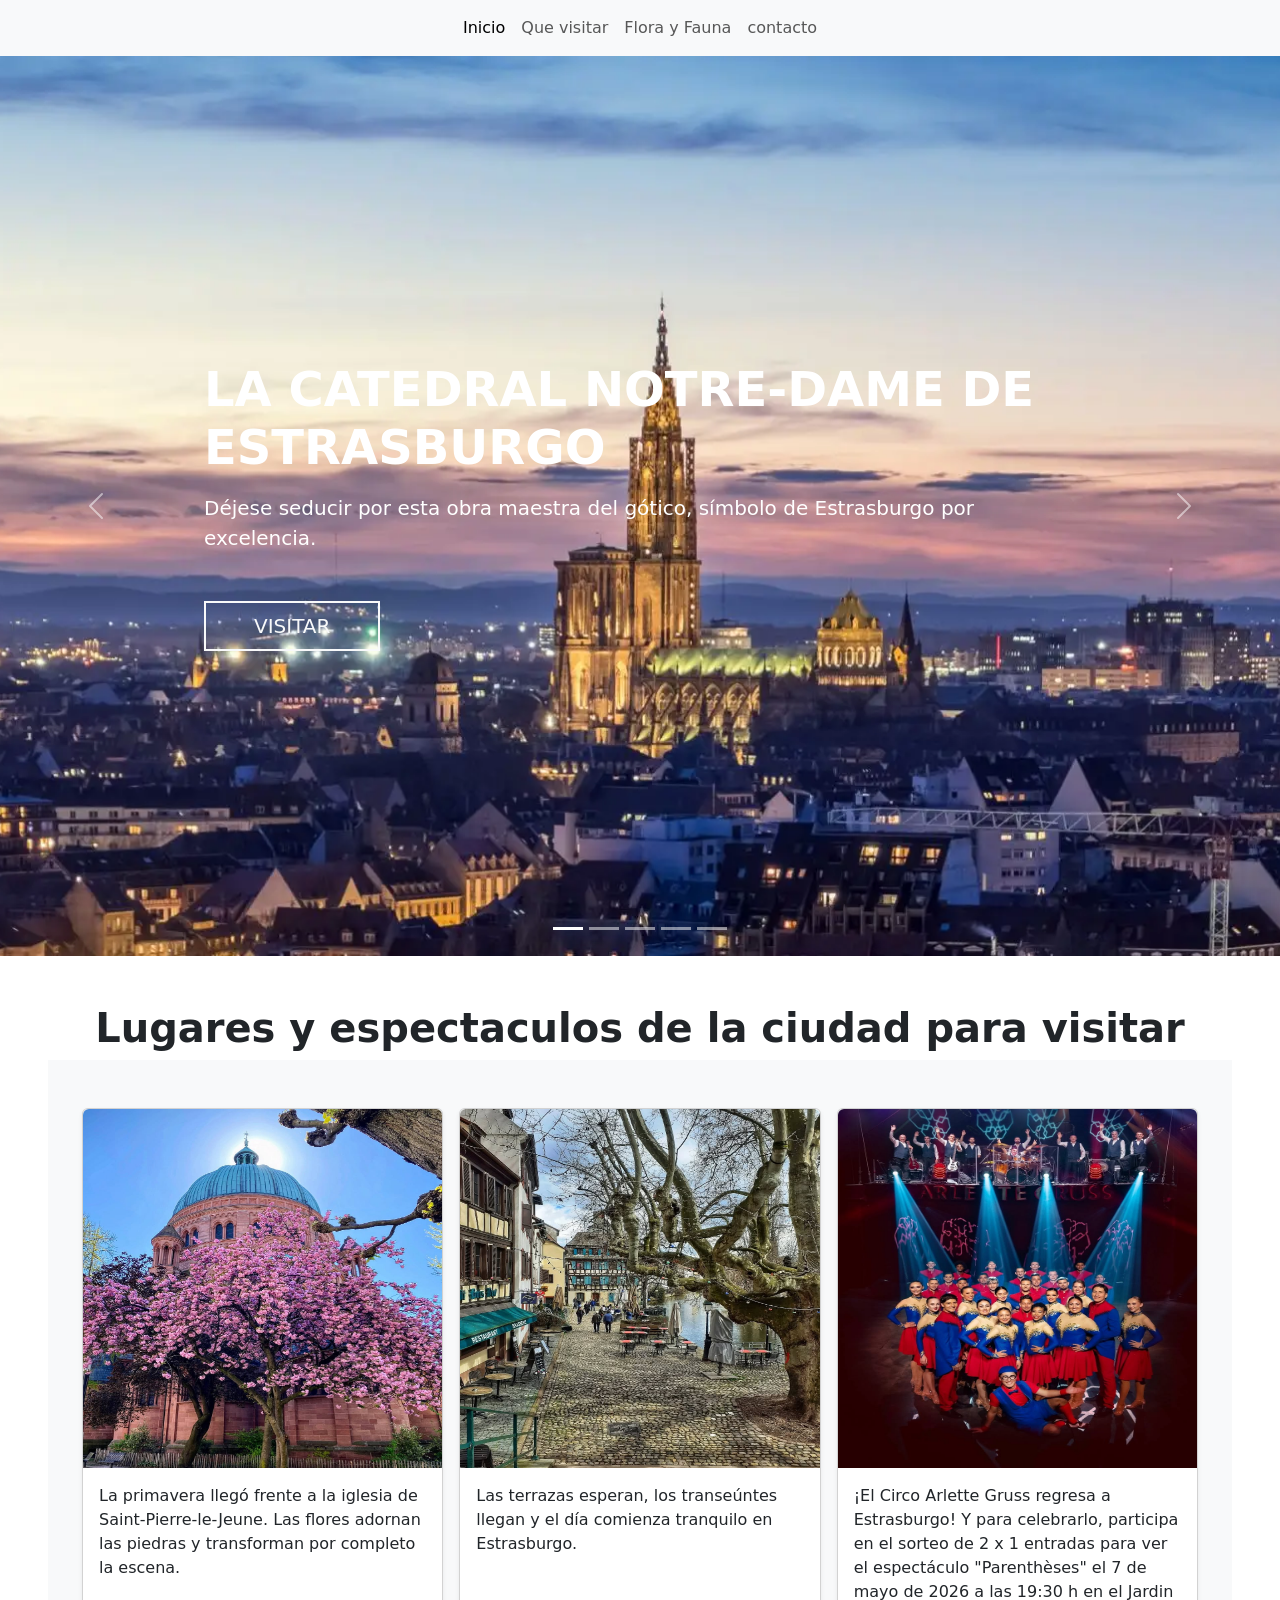
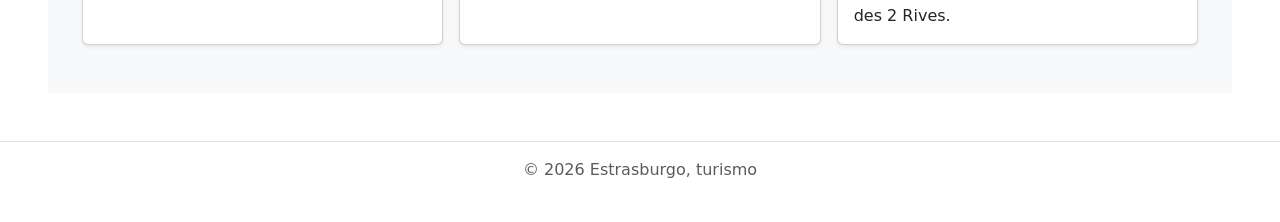
<file: index.html>
<!doctype html>
<html lang="en">
  <head>
    <meta charset="UTF-8" />
    <meta name="viewport" content="width=device-width, initial-scale=1.0" />
    <link
      href="https://cdn.jsdelivr.net/npm/bootstrap@5.3.8/dist/css/bootstrap.min.css"
      rel="stylesheet"
      integrity="sha384-sRIl4kxILFvY47J16cr9ZwB07vP4J8+LH7qKQnuqkuIAvNWLzeN8tE5YBujZqJLB"
      crossorigin="anonymous"
    />
    <title>Estrasburgo turismo</title>
  </head>
  <body>
    <nav class="navbar navbar-expand-lg bg-body-tertiary">
      <div class="container-fluid">
        <button
          class="navbar-toggler"
          type="button"
          data-bs-toggle="collapse"
          data-bs-target="#navbarNav"
          aria-controls="navbarNav"
          aria-expanded="false"
          aria-label="Toggle navigation"
        >
          <span class="navbar-toggler-icon"></span>
        </button>
        <div
          class="collapse navbar-collapse justify-content-center"
          id="navbarNav"
        >
          <ul class="navbar-nav">
            <li class="nav-item">
              <a class="nav-link active" aria-current="page" href="index.html"
                >Inicio</a
              >
            </li>
            <li class="nav-item">
              <a class="nav-link" aria-current="page" href="que-visitar.html"
                >Que visitar</a
              >
            </li>
            <li class="nav-item">
              <a class="nav-link" href="flora-fauna.html">Flora y Fauna</a>
            </li>
            <li class="nav-item">
              <a class="nav-link" href="contactos.html">contacto</a>
            </li>
          </ul>
        </div>
      </div>
    </nav>

    <section>
      <div id="carouselExample" class="carousel slide" data-bs-ride="carousel">
        <div class="carousel-indicators">
          <button
            type="button"
            data-bs-target="#carouselExample"
            data-bs-slide-to="0"
            class="active"
            aria-label="Slide 1"
          ></button>

          <button
            type="button"
            data-bs-target="#carouselExampleDark"
            data-bs-slide-to="1"
            aria-label="Slide 2"
          ></button>

          <button
            type="button"
            data-bs-target="#carouselExampleDark"
            data-bs-slide-to="2"
            aria-label="Slide 3"
          ></button>

          <button
            type="button"
            data-bs-target="#carouselExampleDark"
            data-bs-slide-to="3"
            aria-label="Slide 4"
          ></button>
          <button
            type="button"
            data-bs-target="#carouselExampleDark"
            data-bs-slide-to="4"
            aria-label="Slide 5"
          ></button>
        </div>

        <div class="carousel-inner">
          <div class="carousel-item active vh-100" data-bs-interval="2000">
            <img
              src="assets/img-index/Panorama-cathédrale-depuis-la-rue-de-Rome-Paul-Prim.webp"
              class="d-block w-100 h-100 object-fit-cover"
              alt="..."
            />

            <div
              class="carousel-caption d-flex flex-column justify-content-center h-100 top-0 text-start"
            >
              <div class="container">
                <h1 class="display-5 fw-bold text-uppercase mb-3">
                  La catedral Notre-Dame de Estrasburgo
                </h1>
                <p class="fs-5 mb-5">
                  Déjese seducir por esta obra maestra del gótico, símbolo de
                  Estrasburgo por excelencia.
                </p>
                <div>
                  <a
                    href="que-visitar.html"
                    class="btn btn-outline-light btn-lg rounded-0 px-5 border-2 text-uppercase"
                  >
                    Visitar
                  </a>
                </div>
              </div>
            </div>
          </div>

          <div class="carousel-item vh-100" data-bs-interval="5000">
            <img
              src="assets/img-index/cabecera1.webp"
              class="d-block w-100 h-100 object-fit-cover"
              alt="..."
            />

            <div
              class="carousel-caption d-flex flex-column justify-content-center h-100 top-0 text-start"
            >
              <div class="container">
                <h1 class="display-5 fw-bold text-uppercase mb-3">
                  Estrasburgo, la Europea
                </h1>
                <p class="fs-5 mb-5">
                  Situado a dos pasos del centro histórico, el barrio europeo
                  guarda muchos tesoros escondidos. Se puede simplemente dar un
                  paseo combinando naturaleza y arquitectura, o aprender sobre
                  la historia y el funcionamiento de las instituciones, ¡hay
                  para satisfacer todos los gustos y curiosidades!
                </p>
                <div>
                  <a
                    href="que-visitar.html"
                    class="btn btn-outline-light btn-lg rounded-0 px-5 border-2 text-uppercase"
                  >
                    Visitar
                  </a>
                </div>
              </div>
            </div>
          </div>

          <div class="carousel-item vh-100" data-bs-interval="5000">
            <img
              src="assets/img-index/la-petite-france.jpg"
              class="d-block w-100 h-100 object-fit-cover"
              alt="..."
            />

            <div
              class="carousel-caption d-flex flex-column justify-content-center h-100 top-0 text-start"
            >
              <div class="container">
                <h1 class="display-5 fw-bold text-uppercase mb-3">
                  La Petite France
                </h1>
                <p class="fs-5 mb-5">
                  Este mítico barrio de Estrasburgo era antiguamente el de los
                  molineros, curtidores y pescadores. Las casas con entramado de
                  madera, las calles y los muelles contribuyen a su atmósfera
                  romántica e intimista.
                </p>
                <div>
                  <a
                    href="que-visitar.html"
                    class="btn btn-outline-light btn-lg rounded-0 px-5 border-2 text-uppercase"
                  >
                    Visitar
                  </a>
                </div>
              </div>
            </div>
          </div>

          <div class="carousel-item vh-100" data-bs-interval="5000">
            <img
              src="assets/img-index/Tour-guide-in-Strasbourg-scaled-900x827.webp"
              class="d-block w-100 h-100 object-fit-cover"
              alt="..."
            />

            <div
              class="carousel-caption d-flex flex-column justify-content-center h-100 top-0 text-start"
            >
              <div class="container">
                <h1 class="display-5 fw-bold text-uppercase mb-3">
                  Estrasburgo, un destino familiar
                </h1>
                <p class="fs-5 mb-5">
                  Déjese tentar por una visita a Estrasburgo: gracias a su
                  entorno, las diferentes formas de visitar la ciudad y las
                  numerosas actividades, vivirá una experiencia inolvidable en
                  familia.
                </p>
                <div>
                  <a
                    href="que-visitar.html"
                    class="btn btn-outline-light btn-lg rounded-0 px-5 border-2 text-uppercase"
                  >
                    Visitar
                  </a>
                </div>
              </div>
            </div>
          </div>
        </div>

        <button
          class="carousel-control-prev"
          type="button"
          data-bs-target="#carouselExample"
          data-bs-slide="prev"
        >
          <span class="carousel-control-prev-icon" aria-hidden="true"></span>
          <span class="visually-hidden">Anterior</span>
        </button>
        <button
          class="carousel-control-next"
          type="button"
          data-bs-target="#carouselExample"
          data-bs-slide="next"
        >
          <span class="carousel-control-next-icon" aria-hidden="true"></span>
          <span class="visually-hidden">Siguiente</span>
        </button>
      </div>
    </section>

    <section class="m-5">
      <h3 class="display-6 fw-bold text-center">
        Lugares y espectaculos de la ciudad para visitar
      </h3>

      <div class="album py-5 bg-body-tertiary">
        <div class="container">
          <div class="row row-cols-1 row-cols-sm-2 row-cols-md-3 g-3">
            <div class="col">
              <div class="card shadow-sm h-100 rounded">
                <div class="ratio ratio-1x1">
                  <img
                    class="rounded-top"
                    src="assets/img-index/descarga.jpg"
                    alt=""
                  />
                </div>
                <div class="card-body">
                  <p class="card-text">
                    La primavera llegó frente a la iglesia de
                    Saint-Pierre-le-Jeune. Las flores adornan las piedras y
                    transforman por completo la escena.
                  </p>
                </div>
              </div>
            </div>

            <div class="col">
              <div class="card shadow-sm h-100 rounded">
                <div class="ratio ratio-1x1">
                  <img
                    class="rounded-top"
                    src="assets/img-index/descarga3.jpg"
                    alt=""
                  />
                </div>
                <div class="card-body">
                  <p class="card-text">
                    Las terrazas esperan, los transeúntes llegan y el día
                    comienza tranquilo en Estrasburgo.
                  </p>
                </div>
              </div>
            </div>

            <div class="col">
              <div class="card shadow-sm h-100 rounded">
                <div class="ratio ratio-1x1">
                  <img
                    class="rounded-top"
                    src="assets/img-index/descarga5.jpg"
                    alt=""
                  />
                </div>
                <div class="card-body">
                  <p class="card-text">
                    ¡El Circo Arlette Gruss regresa a Estrasburgo! Y para
                    celebrarlo, participa en el sorteo de 2 x 1 entradas para
                    ver el espectáculo "Parenthèses" el 7 de mayo de 2026 a las
                    19:30 h en el Jardin des 2 Rives.
                  </p>
                </div>
              </div>
            </div>
          </div>
        </div>
      </div>
    </section>

    <footer
      class="d-flex flex-wrap justify-content-center align-items-center py-3 my-4 border-top"
    >
      <div>
        <span class="mb-3 ml-3 mb-md-0 text-body-secondary">
          © 2026 Estrasburgo, turismo
        </span>
      </div>
    </footer>

    <script
      src="https://cdn.jsdelivr.net/npm/bootstrap@5.3.8/dist/js/bootstrap.bundle.min.js"
      integrity="sha384-FKyoEForCGlyvwx9Hj09JcYn3nv7wiPVlz7YYwJrWVcXK/BmnVDxM+D2scQbITxI"
      crossorigin="anonymous"
    ></script>
  </body>
</html>
</file>
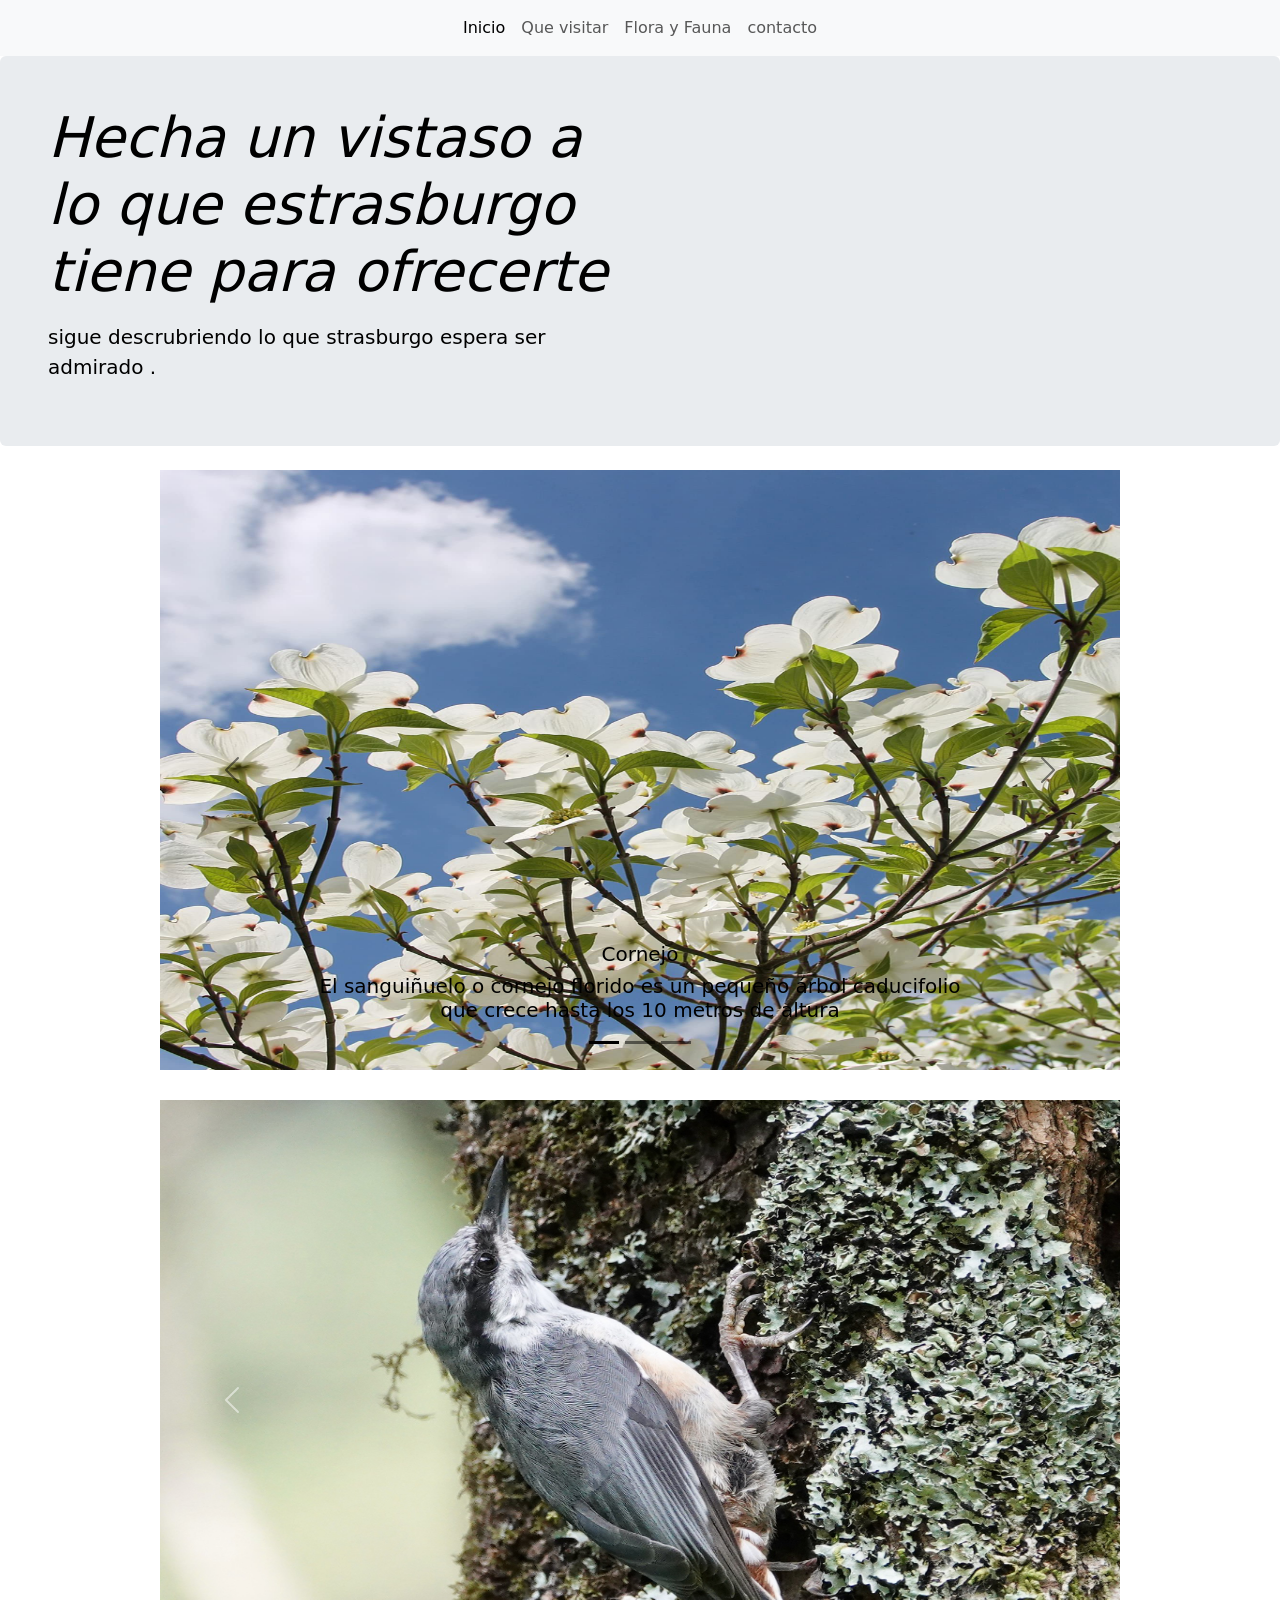
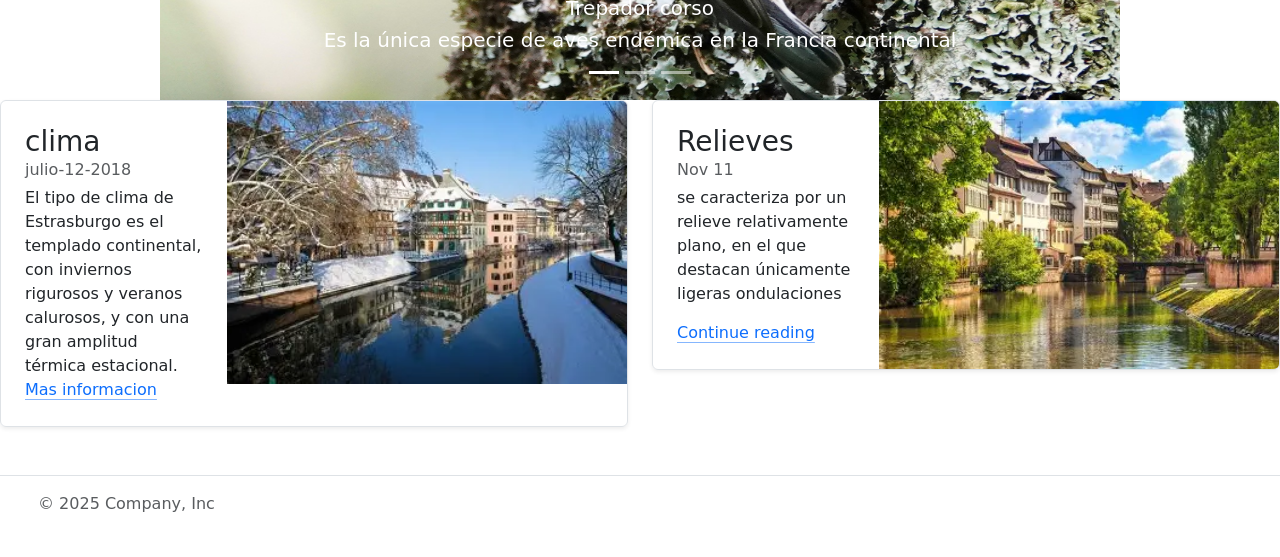
<file: flora-fauna.html>
<!doctype html>
<html lang="en">
  <head>
    <meta charset="UTF-8" />
    <meta name="viewport" content="width=device-width, initial-scale=1.0" />
    <link
      href="https://cdn.jsdelivr.net/npm/bootstrap@5.3.8/dist/css/bootstrap.min.css"
      rel="stylesheet"
      integrity="sha384-sRIl4kxILFvY47J16cr9ZwB07vP4J8+LH7qKQnuqkuIAvNWLzeN8tE5YBujZqJLB"
      crossorigin="anonymous"
    />
    <link rel="stylesheet" href="assets/css/flora-fauna.css" />
    <title>inicio</title>
  </head>
  <body>
 <nav class="navbar navbar-expand-lg bg-body-tertiary">
      <div class="container-fluid">
        <button
          class="navbar-toggler"
          type="button"
          data-bs-toggle="collapse"
          data-bs-target="#navbarNav"
          aria-controls="navbarNav"
          aria-expanded="false"
          aria-label="Toggle navigation"
        >
          <span class="navbar-toggler-icon"></span>
        </button>
        <div
          class="collapse navbar-collapse justify-content-center"
          id="navbarNav"
        >
          <ul class="navbar-nav">
            <li class="nav-item">
              <a class="nav-link active" aria-current="page" href="index.html"
                >Inicio</a
              >
            </li>
            <li class="nav-item">
              <a class="nav-link" aria-current="page" href="que-visitar.html"
                >Que visitar</a
              >
            </li>
            <li class="nav-item">
              <a class="nav-link" href="flora-fauna.html">Flora y Fauna</a>
            </li>
            <li class="nav-item">
              <a class="nav-link" href="contactos.html">contacto</a>
            </li>
          </ul>
        </div>
      </div>
    </nav>

    <section>
      <div class="p-4 p-md-5 mb-4 rounded text-body-emphasis bg-body-secondary">
        <div class="col-lg-6 px-0">
          <h1 class="display-4 fst-italic">
            Hecha un vistaso a lo que estrasburgo tiene para ofrecerte
          </h1>
          <p class="lead my-3">
            sigue descrubriendo lo que strasburgo espera ser admirado .
          </p>
        </div>
      </div>
    </section>
    <!-- Primer carrusel -->

    <section class="d-flex justify-content-center">
      <div class="w-75">
        <div id="carouselExampleDark" class="carousel carousel-dark slide">
          <div class="carousel-indicators">
            <button
              type="button"
              data-bs-target="#carouselExampleDark"
              data-bs-slide-to="0"
              class="active"
              aria-current="true"
              aria-label="Slide 1"
            ></button>
            <button
              type="button"
              data-bs-target="#carouselExampleDark"
              data-bs-slide-to="1"
              aria-label="Slide 2"
            ></button>
            <button
              type="button"
              data-bs-target="#carouselExampleDark"
              data-bs-slide-to="2"
              aria-label="Slide 3"
            ></button>
          </div>
          <div class="carousel-inner">
            <div class="carousel-item active" data-bs-interval="10000">
              <img
                src="assets/img/flora-fauna-img/cornejo-carrusel-2.jpg"
                class="d-block w-100"
                alt="..."
              />
              <div class="carousel-caption d-none d-md-block">
                <h5>Cornejo</h5>
                <h5>
                  El sanguiñuelo o cornejo florido es un pequeño árbol
                  caducifolio que crece hasta los 10 metros de altura
                </h5>
              </div>
            </div>
            <div class="carousel-item" data-bs-interval="2000">
              <img
                src="assets/img/flora-fauna-img/milenrama-carrusel-2.jpg"
                class="d-block w-100"
                alt="..."
              />
              <div class="carousel-caption d-none d-md-block">
                <h5>milenrama</h5>
                <h5>también conocida como perejil bravío o flor de la pluma</h5>
              </div>
            </div>
            <div class="carousel-item">
              <img
                src="assets/img/flora-fauna-img/cerezo-carrusel-2.jpg"
                class="d-block w-100"
                alt="..."
              />
              <div class="carousel-caption d-none d-md-block">
                <h5>Cerezo</h5>
                <h5>
                  conocido tanto por su fruto como por su espectacular floración
                  primaveral.
                </h5>
              </div>
            </div>
          </div>
          <button
            class="carousel-control-prev"
            type="button"
            data-bs-target="#carouselExampleDark"
            data-bs-slide="prev"
          >
            <span class="carousel-control-prev-icon" aria-hidden="true"></span>
            <span class="visually-hidden">Previous</span>
          </button>
          <button
            class="carousel-control-next"
            type="button"
            data-bs-target="#carouselExampleDark"
            data-bs-slide="next"
          >
            <span class="carousel-control-next-icon" aria-hidden="true"></span>
            <span class="visually-hidden">Next</span>
          </button>
        </div>
      </div>
    </section>

    <div id="separador-carrusel"></div>

    <!-- segundo carrusel -->
    <section class="d-flex justify-content-center">
      <div class="w-75">
        <div id="carousel-fauna" class="carousel carousel- slide">
          <div class="carousel-indicators">
            <button
              type="button"
              data-bs-target="#carousel-fauna"
              data-bs-slide-to="0"
              class="active"
              aria-current="true"
              aria-label="Slide 1"
            ></button>
            <button
              type="button"
              data-bs-target="#carousel-fauna"
              data-bs-slide-to="1"
              aria-label="Slide 2"
            ></button>
            <button
              type="button"
              data-bs-target="#carousel-fauna"
              data-bs-slide-to="2"
              aria-label="Slide 3"
            ></button>
          </div>
          <div class="carousel-inner">
            <div class="carousel-item active" data-bs-interval="10000">
              <img
                src="assets/img/flora-fauna-img/trepador-corso-carrusel-2.webp"
                class="d-block w-100"
                alt="..."
              />
              <div class="carousel-caption d-none d-md-block">
                <h5>Trepador corso</h5>
                <h5>
                  Es la única especie de aves endémica en la Francia continental
                </h5>
              </div>
            </div>
            <div class="carousel-item" data-bs-interval="2000">
              <img
                src="assets/img/flora-fauna-img/ibece-alpino-carrusel.webp"
                class="d-block w-100"
                alt="..."
              />
              <div class="carousel-caption d-none d-md-block">
                <h5>Ibece alpino</h5>
                <h5>El íbice alpino o cabra salvaje de los Alpes</h5>
              </div>
            </div>
            <div class="carousel-item">
              <img
                src="assets/img/flora-fauna-img/vision-auropeo-carrusel.jpg"
                class="d-block w-100"
                alt="..."
              />
              <div class="carousel-caption d-none d-md-block">
                <h5>Vision auropeo</h5>
                <h5>
                  El visón europeo es un pequeño mamífero carnívoro semiacuático
                  de pelaje marrón
                </h5>
              </div>
            </div>
          </div>
          <button
            class="carousel-control-prev"
            type="button"
            data-bs-target="#carousel-fauna"
            data-bs-slide="prev"
          >
            <span class="carousel-control-prev-icon" aria-hidden="true"></span>
            <span class="visually-hidden">Previous</span>
          </button>
          <button
            class="carousel-control-next"
            type="button"
            data-bs-target="#carousel-fauna"
            data-bs-slide="next"
          >
            <span class="carousel-control-next-icon" aria-hidden="true"></span>
            <span class="visually-hidden">Next</span>
          </button>
        </div>
      </div>
    </section>

    <div class="row mb-2">
      <div class="col-md-6">
        <div
          class="row g-0 border rounded overflow-hidden flex-md-row mb-4 shadow-sm h-md-250 position-relative">
          <div class="col p-4 d-flex flex-column position-static">
            <h3 class="mb-0">clima</h3>
            <div class="mb-1 text-body-secondary">julio-12-2018</div>
            <p class="card-text mb-auto">
              El tipo de clima de Estrasburgo es el templado continental, con inviernos rigurosos y veranos calurosos, y con una gran amplitud térmica estacional.
            </p>
            <a href="https://es.wikipedia.org/wiki/Estrasburgo#Clima" class="icon-link gap-1 icon-link-hover stretched-link">
              Mas informacion 
              <svg class="bi" aria-hidden="true">
                <use xlink:href="#chevron-right"></use>
              </svg>
            </a>
          </div>
          <div class="col-auto d-none d-lg-block">
            <div class="col-auto d-none d-lg-block">
                 <img src="assets/img/flora-fauna-img/card1.webp" width="400" height="450" class="img-fluid" alt="">
            </div>
            
          </div>
        </div>
      </div>
      <div class="col-md-6">
        <div
          class="row g-0 border rounded overflow-hidden flex-md-row mb-4 shadow-sm h-md-250 position-relative"
        >
          <div class="col p-4 d-flex flex-column position-static">
            <h3 class="mb-0">Relieves</h3>
            <div class="mb-1 text-body-secondary">Nov 11</div>
            <p class="mb-auto">
            se caracteriza por un relieve relativamente plano, en el que destacan únicamente ligeras ondulaciones
            </p>
            <a href="https://es.wikipedia.org/wiki/Estrasburgo#Localizaci%C3%B3n" class="icon-link gap-1 icon-link-hover stretched-link">
              Continue reading
              <svg class="bi" aria-hidden="true">
                <use xlink:href="#chevron-right"></use>
              </svg>
            </a>
          </div>
          <div class="col-auto d-none d-lg-block">
<div class="col-auto d-none d-lg-block">
  <img src="assets/img/flora-fauna-img/card2.webp" width="400" height="450" class="img-fluid" alt="">
</div>
          </div>
        </div>
      </div>
    </div>

    <footer
      class="d-flex flex-wrap justify-content-between align-items-center py-3 my-4 border-top"
    >
      <div class="col-md-4 d-flex align-items-center">
        <a
          href="/"
          class="mb-3 me-2 mb-md-0 text-body-secondary text-decoration-none lh-1"
          aria-label="Bootstrap"
        >
          <svg class="bi" width="30" height="24" aria-hidden="true">
            <use xlink:href="#bootstrap"></use>
          </svg>
        </a>
        <span class="mb-3 mb-md-0 text-body-secondary"
          >© 2025 Company, Inc</span
        >
      </div>
      <ul class="nav col-md-4 justify-content-end list-unstyled d-flex">
        <li class="ms-3">
          <a class="text-body-secondary" href="#" aria-label="Instagram"
            ><svg class="bi" width="24" height="24" aria-hidden="true">
              <use xlink:href="#instagram"></use>
            </svg>
          </a>
        </li>
        <li class="ms-3">
          <a class="text-body-secondary" href="#" aria-label="Facebook"
            ><svg class="bi" width="24" height="24">
              <use xlink:href="#facebook"></use>
            </svg>
          </a>
        </li>
      </ul>
    </footer>
    <script
      src="https://cdn.jsdelivr.net/npm/bootstrap@5.3.8/dist/js/bootstrap.bundle.min.js"
      integrity="sha384-FKyoEForCGlyvwx9Hj09JcYn3nv7wiPVlz7YYwJrWVcXK/BmnVDxM+D2scQbITxI"
      crossorigin="anonymous"
    ></script>
  </body>
</html>
</file>
<file: assets/css/flora-fauna.css>
.carousel-item img {
  height: 600px;
}

#separador-carrusel
{
  margin-top: 30px;
}
</file>
